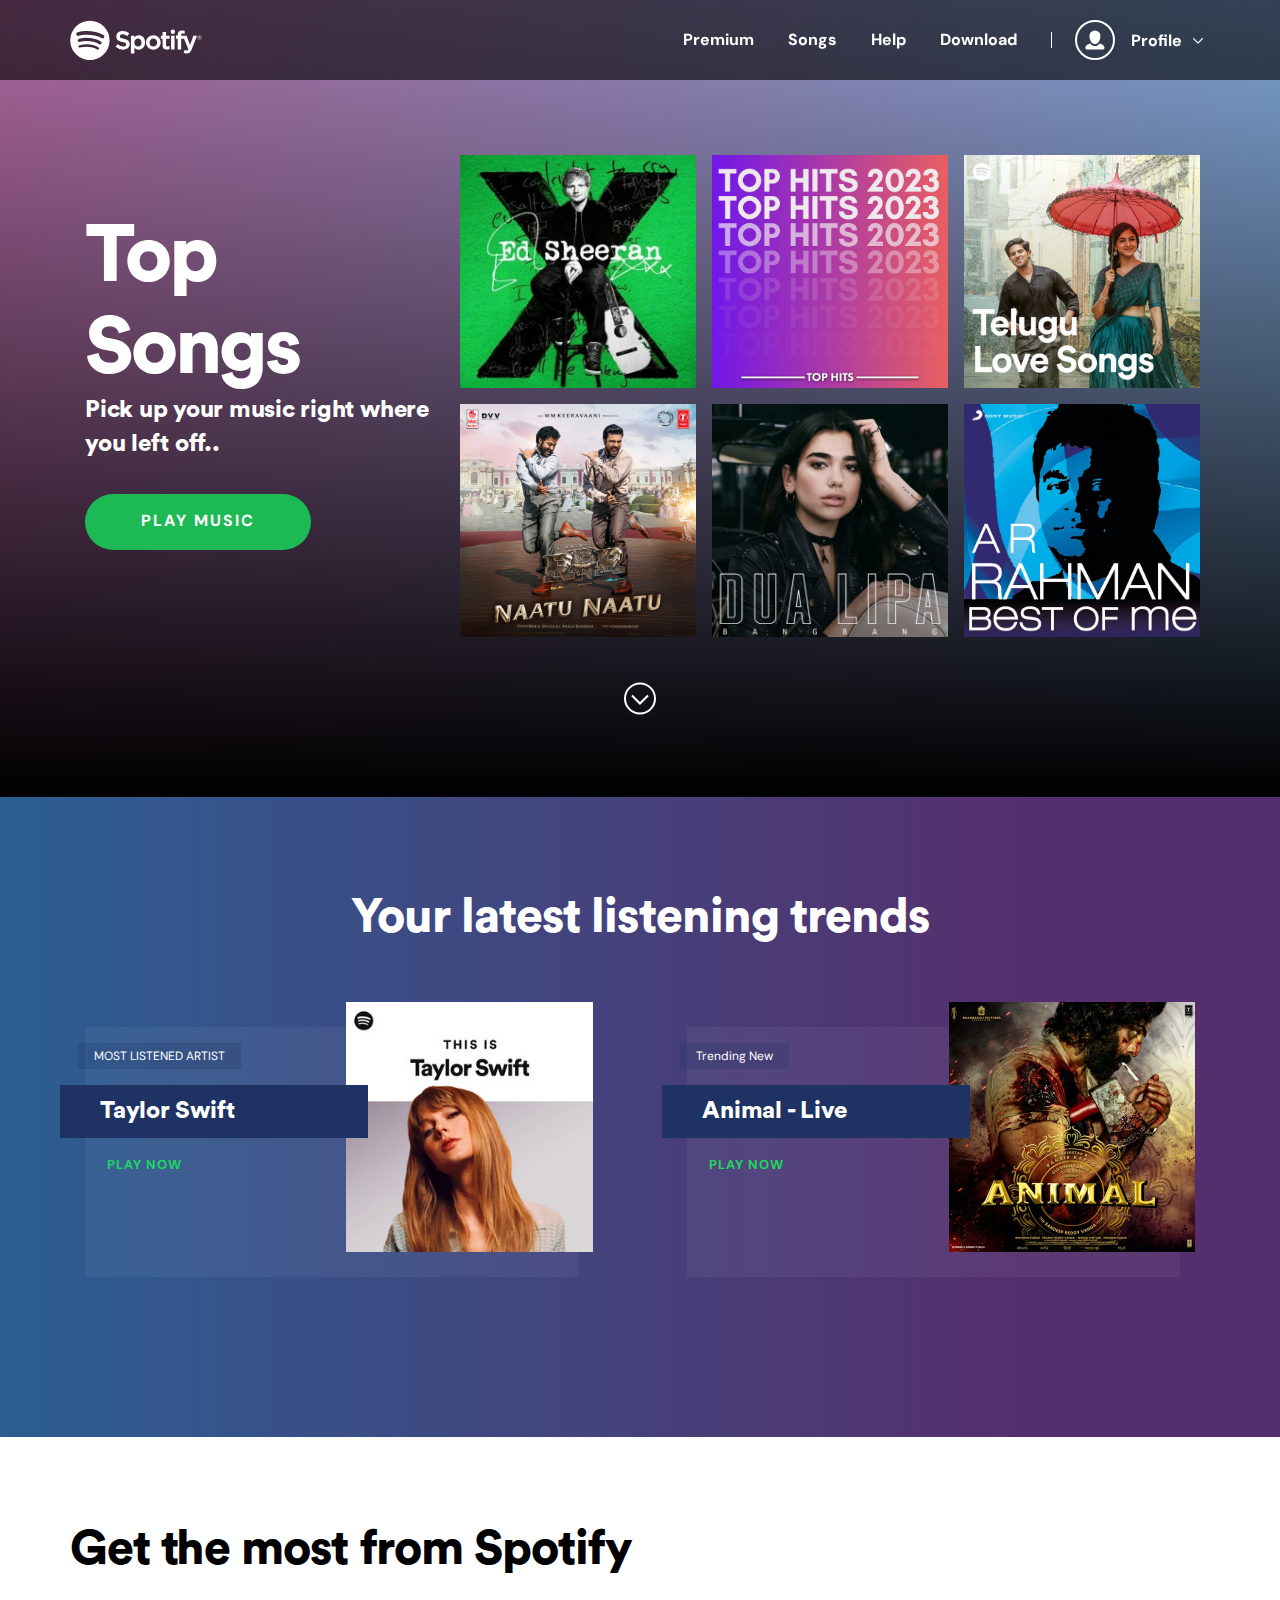
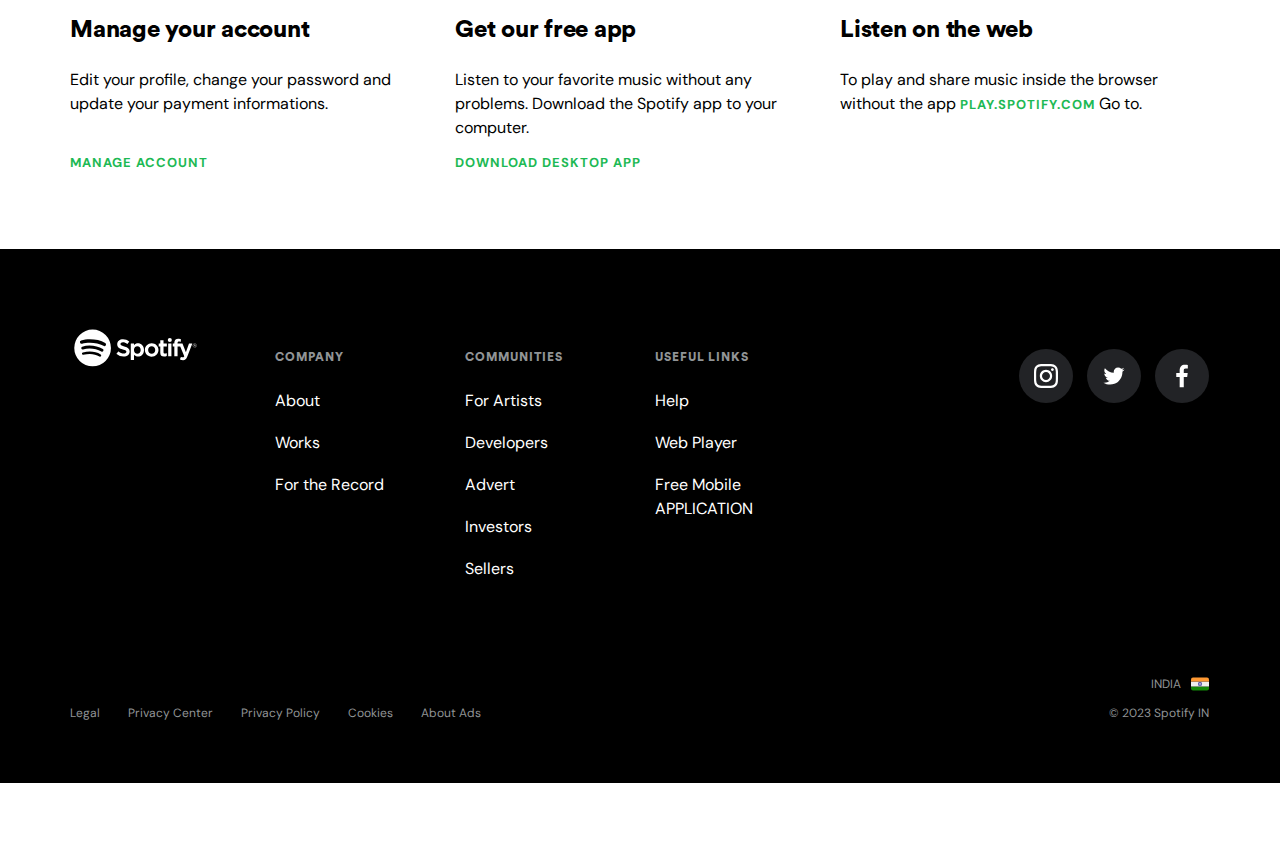
<file: index.html>
<!DOCTYPE html>
<html lang="en">
	<head>
		<meta charset="UTF-8" />
		<meta name="viewport" content="width=device-width, initial-scale=1.0" />
		<link rel="stylesheet" href="./css/main.css" />
		<link rel="stylesheet" href="./css/fonts.css" />
		<link rel="stylesheet" href="./css/animation.css">
		<link rel="stylesheet" href="./css/responsive.css">
		<title>Listening is everything - Spotify</title>
		<link rel="icon" href="https://www.scdn.co/i/_global/favicon.png" />
		<link
			href="https://fonts.googleapis.com/css2?family=DM+Sans:wght@400;500;700&display=swap"
			rel="stylesheet"
		/>
	</head>
	<body>
		<!--Header-->
		<custom-header></custom-header>
		<!--Header-->

		<div class="home_main">
			<div class="hm_gradient-1"></div>
			<div class="hm_gradient-2"></div>
			<div class="container hm_cont">
				<span class="home_text">
					<!-- <small>Recently Songs</small> -->
					<h1 class="">Top Songs</h1>
					<h3>Pick up your music right where you left off..</h3>
					<!-- <a class="green_btn" role="button" href="https://spotify-clone-oguz3.web.app/">Play music</a> -->
					<a class="green_btn" role="button" href="Spotify-songs/songs.html">Play music</a>
                </span>
                <span class="home_cards">
                    <div class="hm_card opacity_anim">
                        <div class="box">
                            <img src="./assets/b3.jpg" alt="">
                        </div>
                        <div class="box_details">
							<div class="play-icon">
								<a href="Spotify-songs/songs.html">
									<!-- <svg id="album-play" viewBox="0 0 25.4 25.4">
										<path fill="#ffffff" d="M12.7,25.4A12.7,12.7,0,1,1,25.4,12.7,12.71,12.71,0,0,1,12.7,25.4Zm0-24A11.3,11.3,0,1,0,24,12.7,11.31,11.31,0,0,0,12.7,1.4Z"></path>
										<path fill="#ffffff" d="M11,16.47,17,13a.34.34,0,0,0,0-.59L11,8.93a.34.34,0,0,0-.51.29v7A.34.34,0,0,0,11,16.47Z"></path>
										<path fill="#ffffff" d="M12.7,25.4A12.7,12.7,0,1,1,25.4,12.7,12.71,12.71,0,0,1,12.7,25.4Zm0-24A11.3,11.3,0,1,0,24,12.7,11.31,11.31,0,0,0,12.7,1.4Z"></path>
										<path fill="#ffffff" d="M11,16.47,17,13a.34.34,0,0,0,0-.59L11,8.93a.34.34,0,0,0-.51.29v7A.34.34,0,0,0,11,16.47Z"></path>
									</svg> -->
								</a>
							</div>
							<h2>Ed sheeran</h2>
						</div>
                    </div>
                    <div class="hm_card opacity_anim-1d">
                        <div class="box">
                            <img src="./assets/b1.jfif" alt="">
                        </div>
                        <div class="box_details">
							<div class="play-icon">
								<a href="Spotify-songs/songs.html">
									<!-- <svg id="album-play" viewBox="0 0 25.4 25.4">
										<path fill="#ffffff" d="M12.7,25.4A12.7,12.7,0,1,1,25.4,12.7,12.71,12.71,0,0,1,12.7,25.4Zm0-24A11.3,11.3,0,1,0,24,12.7,11.31,11.31,0,0,0,12.7,1.4Z"></path>
										<path fill="#ffffff" d="M11,16.47,17,13a.34.34,0,0,0,0-.59L11,8.93a.34.34,0,0,0-.51.29v7A.34.34,0,0,0,11,16.47Z"></path>
										<path fill="#ffffff" d="M12.7,25.4A12.7,12.7,0,1,1,25.4,12.7,12.71,12.71,0,0,1,12.7,25.4Zm0-24A11.3,11.3,0,1,0,24,12.7,11.31,11.31,0,0,0,12.7,1.4Z"></path>
										<path fill="#ffffff" d="M11,16.47,17,13a.34.34,0,0,0,0-.59L11,8.93a.34.34,0,0,0-.51.29v7A.34.34,0,0,0,11,16.47Z"></path>
									</svg> -->
								</a>
							</div>
							<h2> Top Songs 2023</h2>
						</div>
                    </div>
                    <div class="hm_card opacity_anim-2d">
                        <div class="box">
                            <img src="./assets/b5.jfif" alt="">
                        </div>
                        <div class="box_details">
							<div class="play-icon">
								<a href="Spotify-songs/songs.html#8">
									<!-- <svg id="album-play" viewBox="0 0 25.4 25.4">
										<path fill="#ffffff" d="M12.7,25.4A12.7,12.7,0,1,1,25.4,12.7,12.71,12.71,0,0,1,12.7,25.4Zm0-24A11.3,11.3,0,1,0,24,12.7,11.31,11.31,0,0,0,12.7,1.4Z"></path>
										<path fill="#ffffff" d="M11,16.47,17,13a.34.34,0,0,0,0-.59L11,8.93a.34.34,0,0,0-.51.29v7A.34.34,0,0,0,11,16.47Z"></path>
										<path fill="#ffffff" d="M12.7,25.4A12.7,12.7,0,1,1,25.4,12.7,12.71,12.71,0,0,1,12.7,25.4Zm0-24A11.3,11.3,0,1,0,24,12.7,11.31,11.31,0,0,0,12.7,1.4Z"></path>
										<path fill="#ffffff" d="M11,16.47,17,13a.34.34,0,0,0,0-.59L11,8.93a.34.34,0,0,0-.51.29v7A.34.34,0,0,0,11,16.47Z"></path>
									</svg> -->
								</a>
							</div>
							<h2>Telugu songs</h2>
						</div>
                    </div>
                    <div class="hm_card opacity_anim">
                        <div class="box">
                            <img src="./assets/b8.jfif" alt="">
                        </div>
                        <div class="box_details">
							<div class="play-icon">
								<a href="https://open.spotify.com/album/1zRi3hQRS6HAUCf84qMnN8">
									<!-- <svg id="album-play" viewBox="0 0 25.4 25.4">
										<path fill="#ffffff" d="M12.7,25.4A12.7,12.7,0,1,1,25.4,12.7,12.71,12.71,0,0,1,12.7,25.4Zm0-24A11.3,11.3,0,1,0,24,12.7,11.31,11.31,0,0,0,12.7,1.4Z"></path>
										<path fill="#ffffff" d="M11,16.47,17,13a.34.34,0,0,0,0-.59L11,8.93a.34.34,0,0,0-.51.29v7A.34.34,0,0,0,11,16.47Z"></path>
										<path fill="#ffffff" d="M12.7,25.4A12.7,12.7,0,1,1,25.4,12.7,12.71,12.71,0,0,1,12.7,25.4Zm0-24A11.3,11.3,0,1,0,24,12.7,11.31,11.31,0,0,0,12.7,1.4Z"></path>
										<path fill="#ffffff" d="M11,16.47,17,13a.34.34,0,0,0,0-.59L11,8.93a.34.34,0,0,0-.51.29v7A.34.34,0,0,0,11,16.47Z"></path>
									</svg> -->
								</a>
							</div>
							<h2>India Rock</h2>
						</div>
                    </div>
                    <div class="hm_card opacity_anim-1d">
                        <div class="box">
                            <img src="./assets/b7.webp" alt="">
                        </div>
                        <div class="box_details">
							<div class="play-icon">
								<a href="https://open.spotify.com/artist/6M2wZ9GZgrQXHCFfjv46we">
									<!-- <svg id="album-play" viewBox="0 0 25.4 25.4">
										<path fill="#ffffff" d="M12.7,25.4A12.7,12.7,0,1,1,25.4,12.7,12.71,12.71,0,0,1,12.7,25.4Zm0-24A11.3,11.3,0,1,0,24,12.7,11.31,11.31,0,0,0,12.7,1.4Z"></path>
										<path fill="#ffffff" d="M11,16.47,17,13a.34.34,0,0,0,0-.59L11,8.93a.34.34,0,0,0-.51.29v7A.34.34,0,0,0,11,16.47Z"></path>
										<path fill="#ffffff" d="M12.7,25.4A12.7,12.7,0,1,1,25.4,12.7,12.71,12.71,0,0,1,12.7,25.4Zm0-24A11.3,11.3,0,1,0,24,12.7,11.31,11.31,0,0,0,12.7,1.4Z"></path>
										<path fill="#ffffff" d="M11,16.47,17,13a.34.34,0,0,0,0-.59L11,8.93a.34.34,0,0,0-.51.29v7A.34.34,0,0,0,11,16.47Z"></path>
									</svg> -->
								</a>
							</div>
							<h2>Dua Lipa</h2>
						</div>
                    </div>
                    <div class="hm_card opacity_anim-2d">
                        <div class="box">
                            <img src="./assets/b4.jfif" alt="">
                        </div>
                        <div class="box_details">
							<div class="play-icon">
								<a href="https://open.spotify.com/artist/1mYsTxnqsietFxj1OgoGbG">
									<!-- <svg id="album-play" viewBox="0 0 25.4 25.4">
										<path fill="#ffffff" d="M12.7,25.4A12.7,12.7,0,1,1,25.4,12.7,12.71,12.71,0,0,1,12.7,25.4Zm0-24A11.3,11.3,0,1,0,24,12.7,11.31,11.31,0,0,0,12.7,1.4Z"></path>
										<path fill="#ffffff" d="M11,16.47,17,13a.34.34,0,0,0,0-.59L11,8.93a.34.34,0,0,0-.51.29v7A.34.34,0,0,0,11,16.47Z"></path>
										<path fill="#ffffff" d="M12.7,25.4A12.7,12.7,0,1,1,25.4,12.7,12.71,12.71,0,0,1,12.7,25.4Zm0-24A11.3,11.3,0,1,0,24,12.7,11.31,11.31,0,0,0,12.7,1.4Z"></path>
										<path fill="#ffffff" d="M11,16.47,17,13a.34.34,0,0,0,0-.59L11,8.93a.34.34,0,0,0-.51.29v7A.34.34,0,0,0,11,16.47Z"></path>
									</svg> -->
								</a>
							</div>
							<h2>Love Songs</h2>
						</div>
                    </div>
                </span>
            </div>
            <div class="container">
                <div class="arrow-scroll-down slide-top">
                    <a href="#last_listen">
						<svg id="arrow-scroll-down" viewBox="0 0 32 32">
							<polygon fill="#ffffff" points="15.98 22.43 7.28 13.73 8.7 12.32 15.98 19.6 23.28 12.3 24.7 13.72 15.98 22.43"></polygon>
							<path fill="#ffffff" d="M16,32A16,16,0,1,1,32,16,16,16,0,0,1,16,32ZM16,2A14,14,0,1,0,30,16,14,14,0,0,0,16,2Z"></path>
						</svg>
					</a>
                </div>
            </div>
        </div>
        
        <div id="last_listen" class="last_listen">
            <div class="container">
                <h1>
Your latest listening trends</h1>
                <div class="ll_row">
                    <span >
                        <div class="ll_card">
                            <span class="txt">
                                <h5>MOST LISTENED ARTIST</h5>
                                <h2>Taylor Swift</h2>
                                <a href="Spotify-songs/songs.html">PLAY NOW</a>
                            </span>
                            <span class="img">
                                <img src="./assets/b2.png" alt="">
                            </span>
                            <span class="bg_filt"></span>
                        </div>
                    </span>
                    <span >
                        <div class="ll_card">
                            <span class="txt">
                                <h5>Trending New</h5>
                                <h2>Animal - Live</h2>
                                <a href="Spotify-songs/songs.html">PLAY NOW</a>
                            </span>
                            <span class="img">
                                <img src="./assets/b9.jpg" alt="">
                            </span>
                            <span class="bg_filt"></span>
                        </div>
                    </span>
                </div>
            </div>
		</div>
		
		<div class="home_links">
			<div class="container">
				<h1 class="title-1">Get the most from Spotify</h1>
			</div>
			<div class="container links">
				<div class="account_link">
					<h3 class="subtitle-1">Manage your account</h3>
					<p class="parag-1">Edit your profile, change your password and update your payment informations.</p>
					<a class="a_link" href="">MANAGE ACCOUNT</a>
				</div>
				<div class="app_link">
					<h3 class="subtitle-1">Get our free app</h3>
					<p class="parag-1">Listen to your favorite music without any problems. Download the Spotify app to your computer.</p>
					<a class="a_link" href="">DOWNLOAD DESKTOP APP</a>
				</div>
				<div class="web_link">
					<h3 class="subtitle-1">Listen on the web</h3>
					<p class="parag-1">To play and share music inside the browser without the app <a class="a_link" href="">play.spotify.com</a> Go to.</p>
					<!-- <a class="a_link" href="https://spotify-clone-oguz3.web.app/">play music</a> -->
				</div>
			</div>
		</div>

		<!--Footer-->
		<custom-footer></custom-footer>
		<!--Footer-->

		<div id="opacity" class="opacity"></div>
		<script src="./component/header.js"></script>
		<script src="./component/footer.js"></script>
		<script src="./js/main.js"></script>
	</body>
</html>
</file>
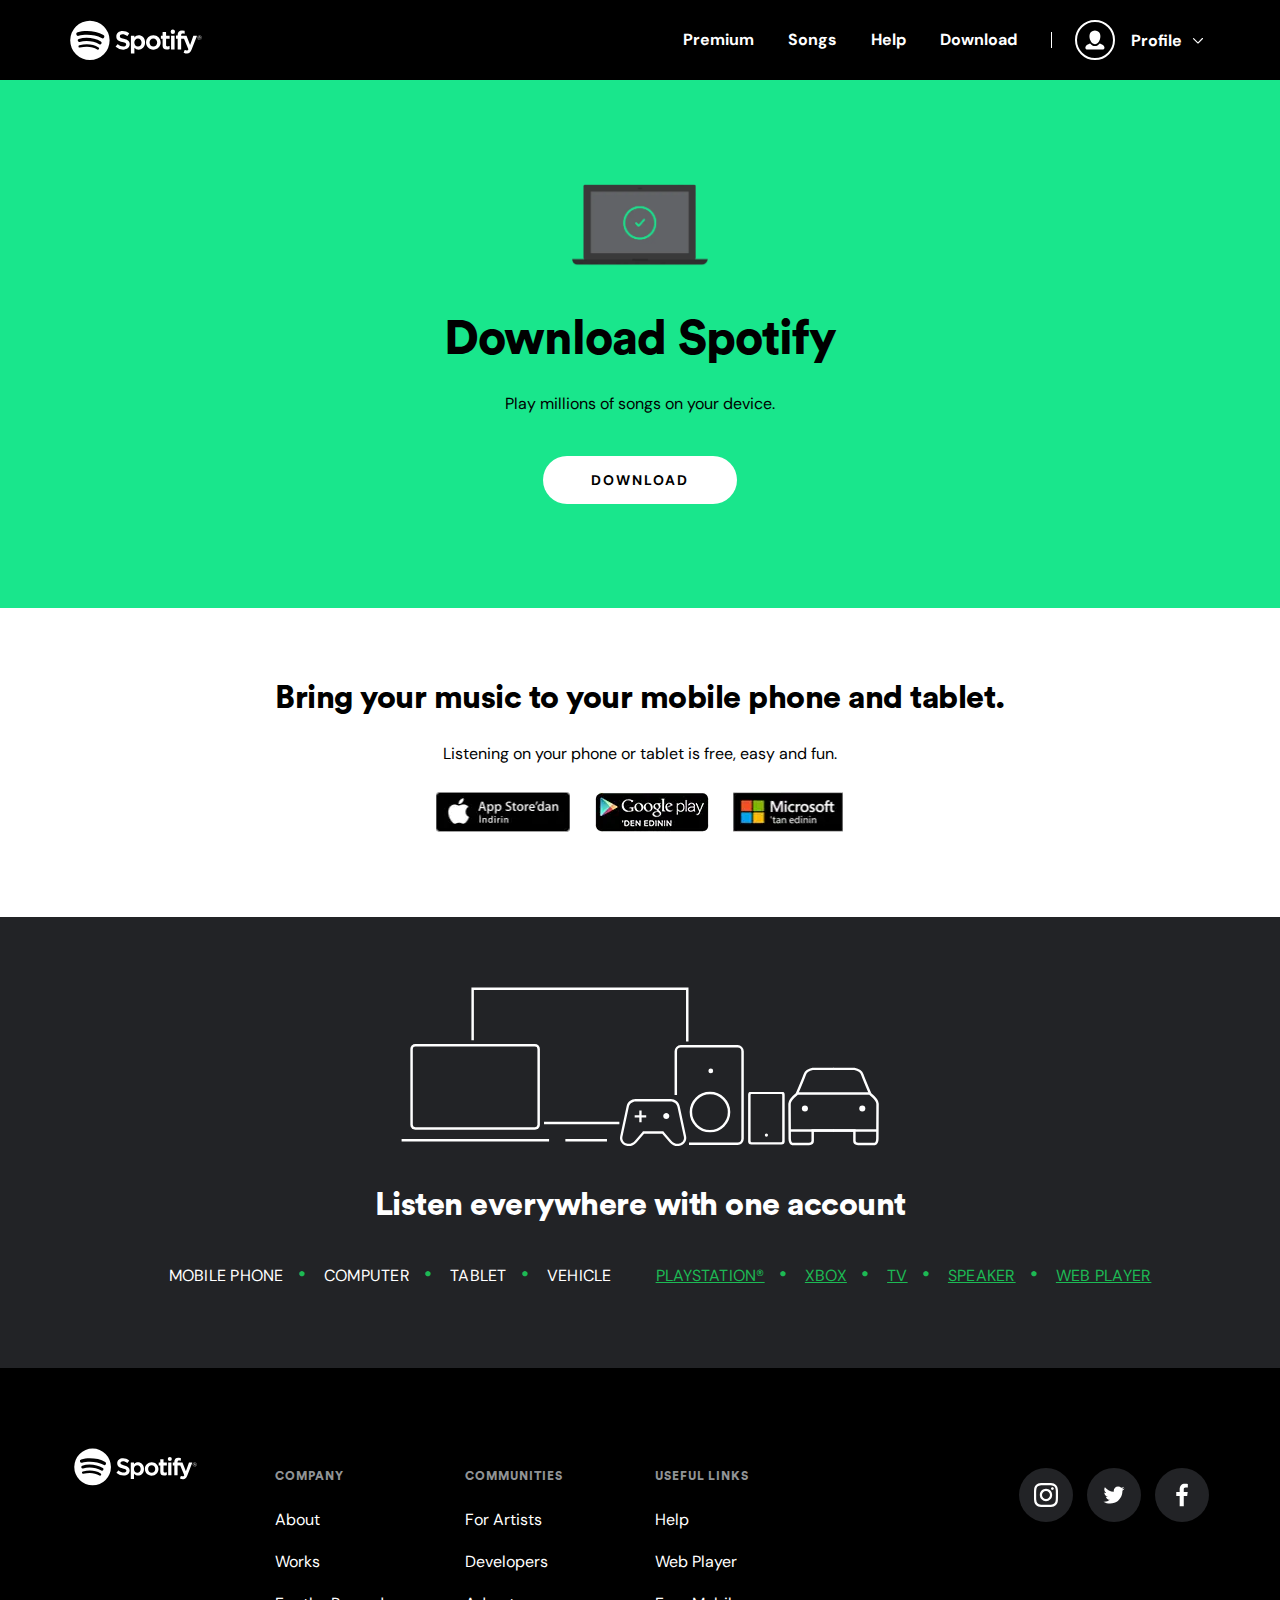
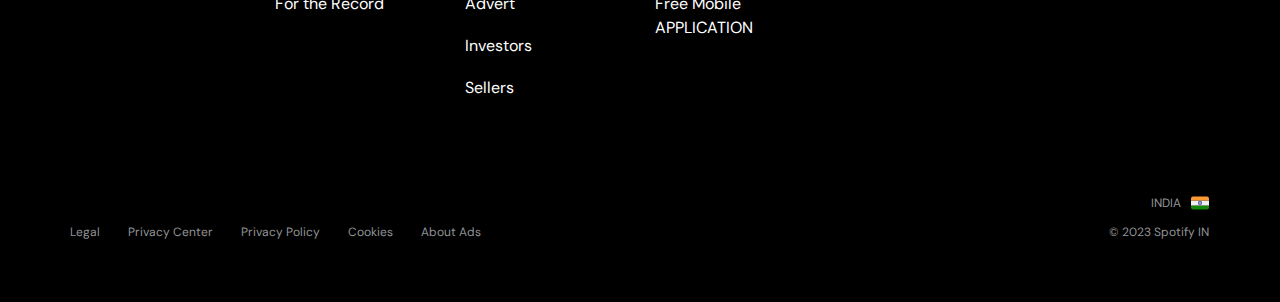
<file: download.html>
<!DOCTYPE html>
<html lang="en">
	<head>
		<meta charset="UTF-8" />
		<meta name="viewport" content="width=device-width, initial-scale=1.0" />
		<link rel="stylesheet" href="./css/main.css" />
		<link rel="stylesheet" href="./css/fonts.css" />
		<link rel="stylesheet" href="./css/animation.css">
		<link rel="stylesheet" href="./css/responsive.css">
		<title>Download for Windows - Spotify</title>
		<link rel="icon" href="https://www.scdn.co/i/_global/favicon.png" />
		<link
			href="https://fonts.googleapis.com/css2?family=DM+Sans:wght@400;500;700&display=swap"
			rel="stylesheet"
		/>
		<style>
			header {
				background-color: black;
				position: relative;
			}
		</style>
	</head>
	<body>
		<!--Header-->
		<custom-header></custom-header>
		<!--Header-->

		<!--Download-->
		<div class="download">
			<div class="container">
				<img src="./assets/laptop.webp" alt="">
				<h1 class="title-1">Download Spotify</h1>
				<p>Play millions of songs on your device.</p>
				<a class="black_btn" href="#">DOWNLOAD</a>
			</div>
		</div>
		<!--Download-->

		<!--Phone & Tablet-->
		<div class="phoneNtablet">
			<div class="container">
				<h3 class="title-1">Bring your music to your mobile phone and tablet.</h3>
				<p>Listening on your phone or tablet is free, easy and fun.</p>
				<div class="storebox">
					<a href=""><img src="./assets/appstore.webp" alt=""></a>
					<a href=""><img src="./assets/googleplay.webp" alt=""></a>
					<a href=""><img src="./assets/microsoft.webp" alt=""></a>
				</div>
			</div>
		</div>
		<!--Phone & Tablet-->

		<!--Everywhere-->
		<div class="Everywhere">
			<div class="container">
				<img src="./assets/all-devices.svg" alt="">
				<h3 class="title-1">Listen everywhere with one account</h3>
<ul class="platform_name">
<li>MOBILE PHONE</li>
<li>COMPUTER</li>
<li>TABLET</li>
<li>VEHICLE</li>
</ul>
<ul class="platform_link">
<li><a href="">PLAYSTATION®</a></li>
<li><a href="">XBOX</a></li>
<li><a href="">TV</a></li>
<li><a href="">SPEAKER</a></li>
<li><a href="">WEB PLAYER</a></li>
</ul>
			</div>
		</div>
		<!--Everywhere-->

		<!--Footer-->
		<custom-footer></custom-footer>
		<!--Footer-->

		<div id="opacity" class="opacity"></div>
		<script src="./component/header.js"></script>
		<script src="./component/footer.js"></script>
		<script src="./js/main.js"></script>
	</body>
</html>
</file>
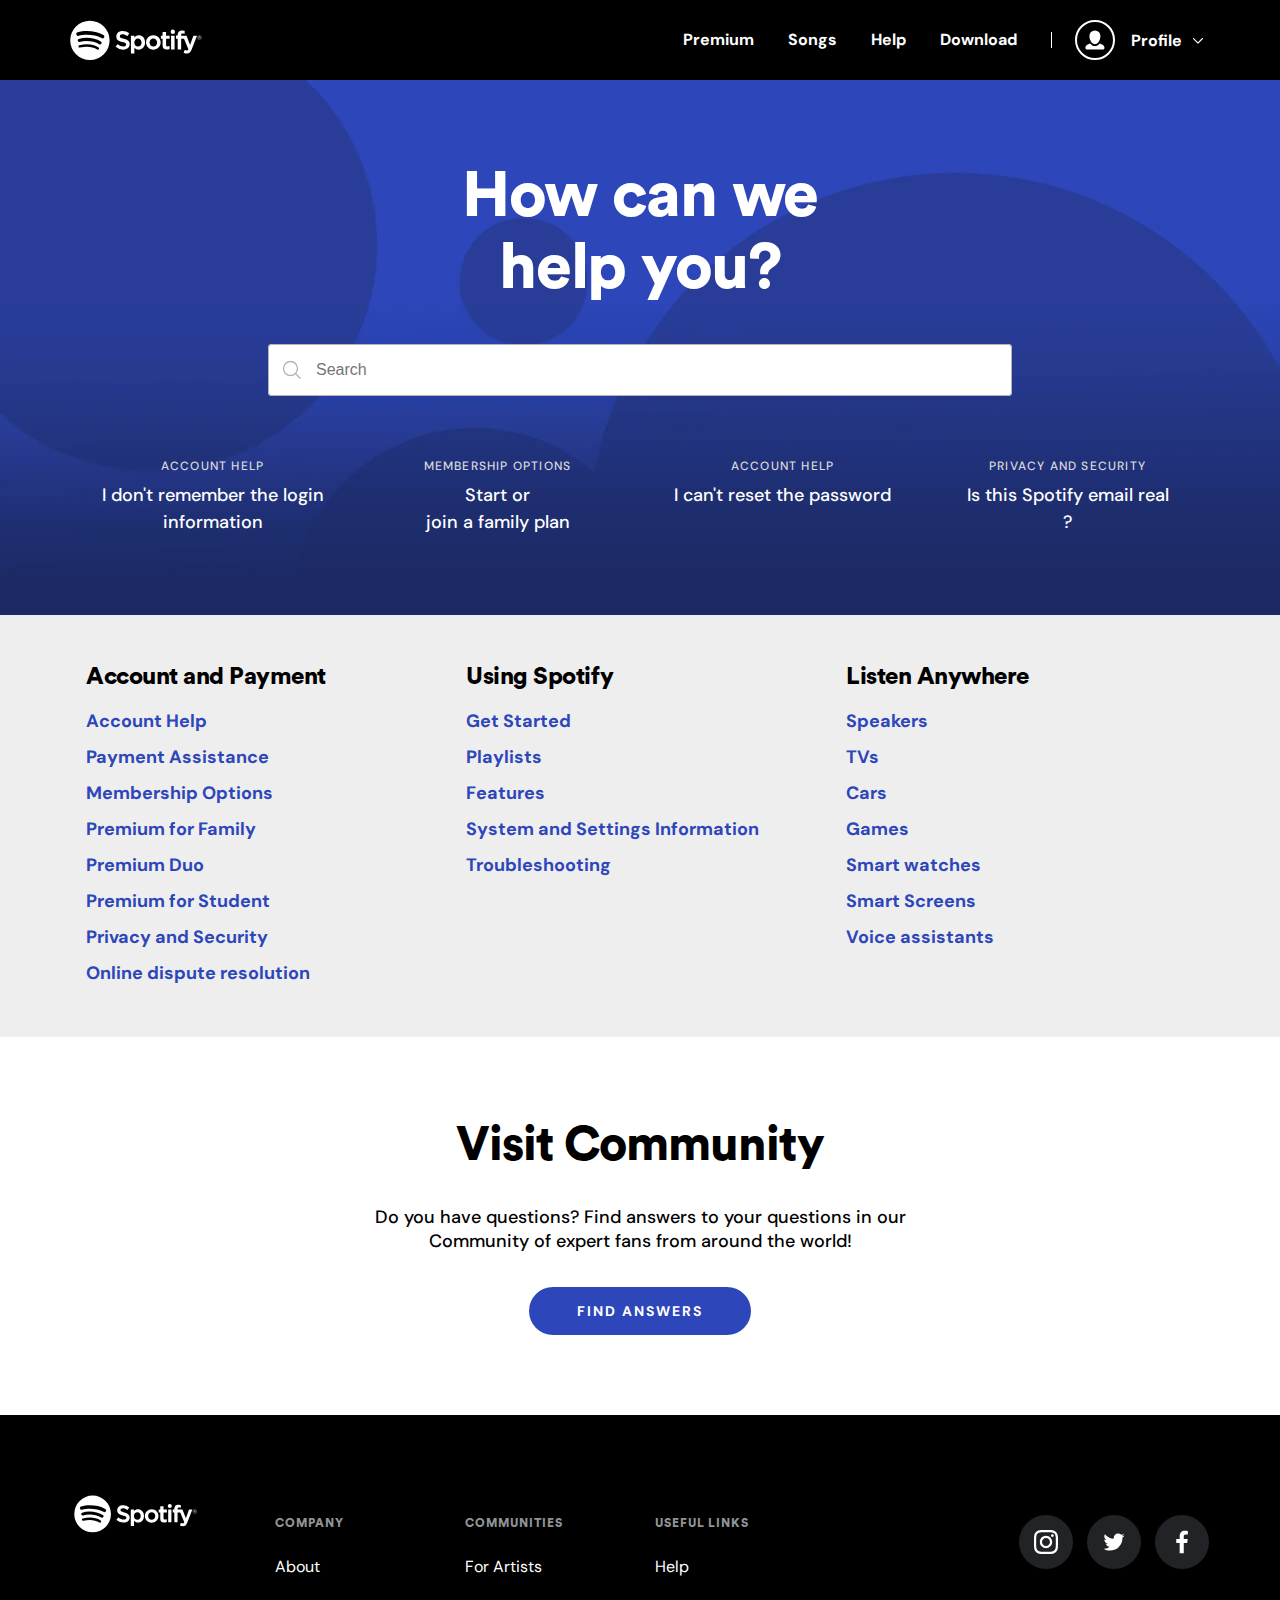
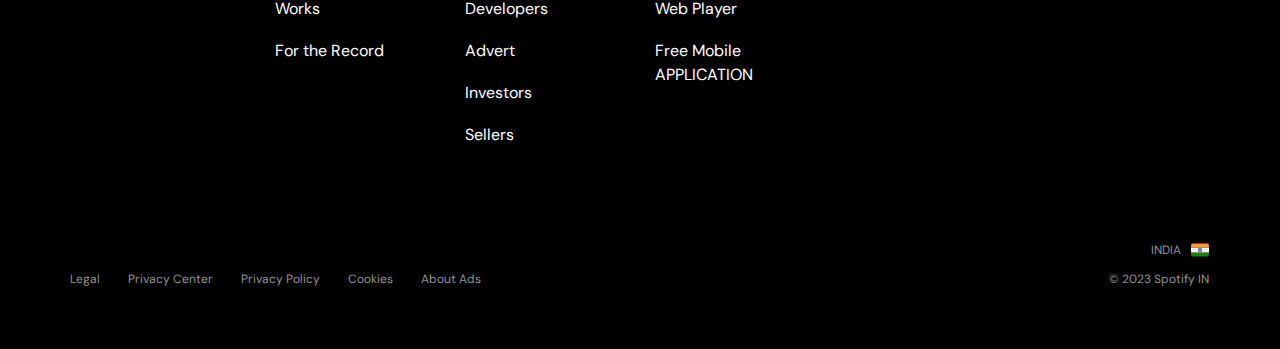
<file: help.html>
<!DOCTYPE html>
<html lang="en">
	<head>
		<meta charset="UTF-8" />
		<meta name="viewport" content="width=device-width, initial-scale=1.0" />
		<link rel="stylesheet" href="./css/main.css" />
		<link rel="stylesheet" href="./css/fonts.css" />
		<link rel="stylesheet" href="./css/animation.css">
		<link rel="stylesheet" href="./css/responsive.css">
		<title>Help - Spotify</title>
		<link rel="icon" href="https://www.scdn.co/i/_global/favicon.png" />
		<link
			href="https://fonts.googleapis.com/css2?family=DM+Sans:wght@400;500;700&display=swap"
			rel="stylesheet"
		/>
		<style>
			header {
				background-color: black;
				position: relative;
			}
		</style>
	</head>
	<body>
		<!--Header-->
		<custom-header></custom-header>
		<!--Header-->

		<!--Search-->
		<div class="Search">
			<div class="container">
				<div class="search-box">
<h1 class="title-1">How can we <br> help you?</h1>
<div class="searchInputBox">
<div class="seacrhIcon">
<svg xmlns="http://www.w3.org/2000/svg" role="img" focusable="false" height="24" width="24" viewBox="0 0 24 24" class=" " aria-label="Search icon">
<line x1="15.54" y1="15.54" x2="20.41" y2="20.41" stroke="#181818"/>
<circle cx="10.5" cy="10.5" r="7" fill="none" stroke="#181818"/>
</svg>
</div>
<input type="text" class="search-input" aria-label="Search" placeholder="Search" autocomplete="off" value="">
</div>
</div>
<div class="top-solution">
<div class="top-solution-inner">
<h3>ACCOUNT HELP</h3>
<a href="">I don't remember the login information</a>
</div>
<div class="top-solution-inner">
<h3>MEMBERSHIP OPTIONS</h3>
<a href="">Start or <br> join a family plan</a>
</div>
<div class="top-solution-inner">
<h3>ACCOUNT HELP</h3>
<a href="">I can't reset the password</a>
</div>
<div class="top-solution-inner">
<h3>PRIVACY AND SECURITY</h3>
<a href="">Is this Spotify email real <br>?</a>
</div>
</div>
</div>
</div>
<!--Search-->

<!--Links-->
<div class="Help-links">
<div class="container">
<div class="links_boxs">
<div class="link_box">
<h3 class="title-1 collapsible">Account and Payment</h3>
<span>
<a href="">Account Help</a>
<a href="">Payment Assistance</a>
<a href="">Membership Options</a>
<a href="">Premium for Family</a>
<a href="">Premium Duo</a>
<a href="">Premium for Student</a>
<a href="">Privacy and Security</a>
<a href="">Online dispute resolution</a>
</span>
</div>
<div class="link_box">
<h3 class="title-1 collapsible">Using Spotify</h3>
<span>
<a href="">Get Started</a>
<a href="">Playlists</a>
<a href="">Features</a>
<a href="">System and Settings Information</a>
<a href="">Troubleshooting</a>
</span>
</div>
<div class="link_box">
<h3 class="title-1 collapsible">Listen Anywhere</h3>
<span>
<a href="">Speakers</a>
<a href="">TVs</a>
<a href="">Cars</a>
<a href="">Games</a>
<a href="">Smart watches</a>
<a href="">Smart Screens</a>
<a href="">Voice assistants</a>
</span>
</div>
</div>
</div>
</div>
<!--Links-->

<!--Visit Community-->
<div class="visitCommunity">
<div class="container">
<h1 class="title-1">Visit Community</h1>
<p>Do you have questions? Find answers to your questions in our Community of expert fans from around the world!</p>
<a class="black_btn" href="#">Find Answers</a>
</div>
</div>
		<!--Visit Community-->

		<!--Footer-->
		<custom-footer></custom-footer>
		<!--Footer-->

		<div id="opacity" class="opacity"></div>
		<script src="./component/header.js"></script>
		<script src="./component/footer.js"></script>
		<script src="./js/main.js"></script>
		<script>
			var coll = document.getElementsByClassName("collapsible");
			var i;
			
			for (i = 0; i < coll.length; i++) {
			  coll[i].addEventListener("click", function() {
				this.classList.toggle("active");
				var content = this.nextElementSibling;
				if (content.style.maxHeight){
				  content.style.maxHeight = null;
				} else {
				  content.style.maxHeight = content.scrollHeight + "px";
				} 
			  });
			}
		</script>
	</body>
</html>
</file>
<file: css/main.css>
:root {
    --fadednav: rgba(0, 0, 0, 0.6);
	--black: #000;
	--white: #fff;
    --faded: #d9dadc;
    --linkgreen: #1DB954;
    --hvrgreen: #1ed760;
    --homebgcolor:#2D46B9;
    --secondary: #919496;
    --premiumblue: #1d75de;
}
html{
    scroll-behavior: smooth;
}
* {
	-webkit-box-sizing: border-box;
	box-sizing: border-box;
}
body {
	margin: 0;
}
.container {
	width: 1170px;
	margin: 0 auto;
	padding: 0 15px;
}
.opacity{
    position: absolute;
    width: 100%;
    height: 100vh;
    top: 0;
    left: 0;
    z-index: -1;
}
.opacity.opa {
    background-color: var(--fadednav);
    z-index: 8;
    overflow-x: hidden;
}
body.opa{
    overflow-y: hidden;
}
/*
    Header
*/
header {
    background-color: var(--fadednav);
    position: fixed;
    right: 0;
    left: 0;
    top: 0;
    z-index: 9;
    transition: .4s;
}
.header {
	display: grid;
	grid-template-columns: 150px auto;
	align-items: center;
    height: 80px;
}
.navigation ul {
	padding: 0px;
	margin: 0px;
	width: fit-content;
	margin-left: auto;
    display: flex;
    align-items: center;
}
.navigation ul li {
    display: inline-block;
    position: relative;
}
.header .logo {
	width: 132px;
	height: 40px;
	display: inline-block;
}
.header .logo svg {
	fill: var(--white);
}
.vertical_separator {
	display: inline-block;
	height: 16px;
	width: 1px;
	background-color: var(--white);
	margin: auto 17px;
}
.profile_btn{
    margin-left: 7px;
    background-color: transparent;
    border: none;
    cursor: pointer;
    -webkit-box-align: center;
    -ms-flex-align: center;
    align-items: center;
    text-decoration: none;
    font: inherit;
    font-weight: 700;
    outline: none;
    display: -webkit-box;
    display: -ms-flexbox;
    display: flex;
    margin: 0;
}
.usericon{
    border: 2px solid var(--white);
    margin: auto 6px auto 10px;
    border-radius: 50%;
    -webkit-box-shadow: 0 0 5px 2px rgba(0, 0, 0, 0.1);
    box-shadow: 0 0 5px 2px rgba(0, 0, 0, 0.1);
    width: 40px;
    height: 40px;
    display: inline-block;
}
.profile_btn .usericon{
    display: inline-block;
}
.usericon svg{
    padding: 7px;
    fill: var(--white);
    height: 100%;
    width: 100%;
}
.profile-title{
    margin: auto 0;
    display: inline-block;
}
.profile-title span{
    margin: auto 0 auto 10px;
    display: inline-block;
    color: var(--white);
}
.profile-title svg{
    margin: auto 0 auto 6px;
    fill: var(--white);
    width: 12px;
    height: 12px;
}
.profile_btn:hover .profile-title span{
    color: var(--hvrgreen);
}
.profile_btn:hover .usericon{
    border-color: var(--hvrgreen);
}
.profile_btn:hover .usericon svg,
.profile_btn:hover .profile-title svg{
    fill: var(--hvrgreen);
}
.profileMenu{
    display: none;
    position: absolute;
    top: 100%;
    margin-top: 8px;
    right: -11px;
}
.profileMenu.active{
    display: block !important;
}
.profile-title svg.transform{
    transform: rotateZ(180deg);
}
.profileMenu ul{
    margin: 2px 0 0;
    background-color: var(--white);
    border-radius: 3px;
    -webkit-box-shadow: 0 0 30px 0 rgba(0, 0, 0, 0.2);
    box-shadow: 0 0 30px 0 rgba(0, 0, 0, 0.2);
    padding: 10px 0;
    display: -webkit-box;
    display: -ms-flexbox;
    display: flex;
    -webkit-box-orient: vertical;
    -webkit-box-direction: normal;
    -ms-flex-direction: column;
    flex-direction: column;
    align-items: baseline;
    min-width: 160px;
}
.profileMenu ul:before{
    border-left: 16px solid transparent;
    border-right: 16px solid transparent;
    right: 7px;
    border-bottom: 16px solid var(--white);
    content: "";
    display: block;
    position: absolute;
    width: 0;
    height: 0;
    top: -12px;
}
.profileMenu ul li{
    padding: 0;
    display: block;
    letter-spacing: 0;
}
.profileMenu ul li a{
    padding: 4px 16px 3px;
    display: block;
    line-height: 1.5;
    font-size: 16px;
    font-weight: 700;
    color: var(--black);
    text-align: left;
}
.profileMenu ul li a.faded{
    color: var(--secondary);
}
.profileMenu ul li a:hover{
    color: var(--hvrgreen);
}
.profile_icon-mobile{
    margin-left: auto;
    display: none;
    align-items: center;
}
.container-togg{
	display: none;
    cursor: pointer;
    margin-left: auto;
    position: relative;
    z-index: 99;
}
.usericon {
	display: none;
    cursor: pointer;
    margin-left: auto;
    position: relative;
}
.bar1,
.bar2,
.bar3 {
	width: 22px;
	height: 3px;
	background-color:var(--white);
	margin: 4px 0;
    transition: 0.2s;
    border-radius: 1px;
}
.change .bar1 {
	-webkit-transform: rotate(-45deg) translate(-4px, 2px);
	transform: rotate(-45deg) translate(-4px, 2px);
}
.change .bar2 {
	opacity: 0;
}
.change .bar3 {
	-webkit-transform: rotate(45deg) translate(-7px, -7px);
	transform: rotate(45deg) translate(-7px, -7px);
}
.sidenav {
	height: 100%;
	width: 0;
	position: fixed;
	z-index: 9;
	top: 0;
	right: 0;
	background-color: var(--black);
	overflow-x: hidden;
    transition: 0.25s;
    transition-timing-function: ease-in;
    opacity: 0;
    border-width: 0;
    margin: 0;
    padding: 38px 0px 38px 0px;
    max-width: 100vw !important;
}
.sidenav ul{
    margin: 0;
    padding: 0;
    display: inline;
    list-style: none;
}
.sidenav ul li{
    margin: 0;
    display: block;
}
.sidenav .h_separator{
    margin: 18px 0 40px;
    height: 2px;
    width: 20px;
    background-color: var(--white);
}
.sidenav-logo{
    display: inline-block;
    height: 27px;
    width: 89px;
    position: absolute;
    bottom: 38px;
    left: 38px;
}
.sidenav-logo svg{
    fill: var(--white);
}
.sidenav.open {
    width: 447px !important;
    opacity: 1 !important;
    padding: 38px !important;
}
/*
    Header
*/

.home_main{
    width: 100%;
    position: relative;
    overflow: hidden;
    margin-top: -80px;
}
.hm_gradient-1{
    width: 100%;
    height: 100%;
    position: absolute;
    background-color: #509BF5;
    background-image: -webkit-gradient(linear, left top, right top, from(#c074b2), to(#8ab5e8));
    background-image: linear-gradient(90deg, #c074b2, #8ab5e8);
}
.hm_gradient-2{
    width: 100%;
    height: 100%;
    position: absolute;
    background-image: -webkit-gradient(linear, left top, left bottom, from(transparent), to(#000));
    background-image: linear-gradient(transparent, #000);
}
.hm_cont{
    display: grid;
    grid-template-columns: 4fr 8fr;
    margin-top: 235px;
    position: relative;
}
.home_text{
    display: flex;
    flex-direction: column;
    align-self: center;
    align-items: baseline;
    padding-left: 15px;
    padding-right: 15px;
}
.green_btn{
    display: inline-block;
    margin: 32px 0;
    font-size: 16px;
    line-height: 1;
    border-radius: 50px;
    padding: 19px 56px 21px;
    color: var(--white);
    background-color: #1DB954;
    transition-duration: .3s;
    border-width: 0;
    letter-spacing: 2px;
    min-width: 160px;
    text-transform: uppercase;
    white-space: normal;
    border-radius: 50px;
    font-weight: 700;
    cursor: pointer;
}
.green_btn:hover{
    background-color: var(--hvrgreen);
}
.black_btn{
    display: inline-block;
    margin: 40px 0;
    font-size: 14px;
    line-height: 1;
    border-radius: 50px;
    padding: 17px 48px;
    color: var(--white);
    background-color: rgb(25, 20, 20);
    border: 2px solid rgb(25, 20, 20) !important;
    transition-duration: .3s;
    border-width: 0;
    letter-spacing: 2px;
    min-width: 160px;
    text-transform: uppercase;
    white-space: normal;
    border-radius: 50px;
    font-weight: 700;
    cursor: pointer;
}
.black_btn:hover{
    transform: scale(1.04);
    background-color: rgb(83, 79, 79);
}
.home_cards{
    display: grid;
    grid-template-columns: 1fr 1fr 1fr;
    grid-template-rows: 233px 233px;
    column-gap: 16px;
    row-gap: 16px;
    padding-left: 10px;
    padding-right: 10px;
    margin: 0px;
}
.hm_card{
    position: relative;
    cursor: pointer;
}
.box img {
    width: 100%;
    height: 233px;
    object-fit: cover;
}
.box_details{
    position: absolute;
    top: 0;
    left: 0;
    width: 100%;
    height: 100%;
    z-index: 1;
    display: flex;
    flex-direction: column;
    align-items: center;
    justify-content: center;
    transition: all 0.2s ease-in-out;
    background: rgba(0, 0, 0, 0.8);
    opacity: 0;
}
.play-icon{
    width: 25px;
    height: 25px;
}
.hm_card:hover .box_details{
    opacity: 1;
}
.arrow-scroll-down{
    width: 32px;
    height: 43px;
    display: block;
    margin: 0 auto;
    padding-top: 40px;
    padding-bottom: 120px;
}
.arrow-scroll-down svg{
    fill: #fff;
    width: 32px;
    height: 43px;
    position: relative;
}
.last_listen{
    background-color: #1E3264;
    background-image: -webkit-gradient(linear, left top, right top, from(#2c5e92), color-stop(80%, #552f6d));
    background-image: linear-gradient(90deg, #2c5e92 0%, #552f6d 80%);
}
.last_listen .container{
    padding-top: 60px;
    padding-bottom: 160px;
}
.last_listen .ll_row{
    display: grid;
    grid-template-columns: 45% 45%;
    justify-content: space-between;
    padding-left: 15px;
    padding-right: 30px;
}
.last_listen .ll_card{
    display: grid;
    grid-template-columns: 50% 50%;
    grid-template-rows: 250px;
    position: relative;
}
.last_listen .ll_card img{
    width: 100%;
    height: 100%;
    object-fit: cover;
}
.last_listen .ll_card .txt{
    position: relative;
    z-index: 3;
}
.last_listen .ll_card .img{
    position: relative;
    z-index: 2;
    position: relative;
    left: 15px;
    bottom: 25px;
}
.last_listen .bg_filt{
    position: absolute;
    z-index: 1;
    width: 100%;
    height: 100%;
    left: 0;
    top: 0;
    background-color: #ffffff;
    opacity: 0.05;
}
.home_links{
    padding-top: 60px;
    padding-bottom: 80px;
}
.home_links .container.links{
    display: grid;
    grid-template-columns: 1fr 1fr 1fr;
    column-gap: 15px;
}
.home_links .account_link,
.home_links .app_link,
.home_links .web_link{
    display: flex;
    flex-direction: column;
}
.home_links .account_link a,
.home_links .app_link a,
.home_links .web_link a{
    margin-top: auto;
}
.premium-head{
    background-color: var(--premiumblue);
    padding-top: 80px;
}
.premium-head .container{
    padding: 141px 15px;
}
.why-premium{
    padding: 75px 0px 110px 0px;
}
.why-cards{
    display: grid;
    grid-template-columns: 1fr 1fr 1fr 1fr;
    column-gap: 15px;
    margin-top: 72px;
}
.premium-plans{
    padding: 75px 0px;

    background: rgb(248, 248, 248);
}
.plans-container{
    display: grid;
    grid-template-columns: 1fr 1fr 1fr 1fr;
    column-gap: 15px;
    margin-top: 75px;
    margin-bottom: 132px;
}
/*Download*/
.download{
    background-color: #19e68c;
    padding: 40px 15px 104px;
}
.download .container{
    text-align: center;
}
.download img{
    width: 136px;
    margin-bottom: 40px;
    margin-top: 64px;
}
.download h1{
    margin: 0;
    padding-bottom: 24px;
}
.download p{
    padding: 0px 0px 1em;
    margin-top: 0px;
    font-size: 16px;
    font-weight: 400;
    line-height: 24px;
    margin-bottom: 24px;
}
.download .black_btn{
    background-color: white;
    color: #000;
    border: 0 !important;
    margin: 0;
    min-width: auto;
}
.phoneNtablet{
    background-color: white;
    padding: 70px 15px;
}
.phoneNtablet .container{
    text-align: center;
}
.phoneNtablet h3{
    font-size: 32px;
    line-height: 40px;
    letter-spacing: -0.5px;
    margin: 0;
    padding: 0px 0px 0.75em;
}
.phoneNtablet p{
    padding: 0px 0px 1em;
    margin-top: 0px;
    margin-bottom: 0px;
    font-size: 16px;
    font-weight: 400;
    line-height: 24px;
}
.phoneNtablet .storebox a{
    display: inline-block;
    margin: 10px;
}
.Everywhere{
    background-color: rgb(34, 35, 38);
    padding: 70px 15px 50px;
}
.Everywhere .container{
    text-align: center;
}
.Everywhere img{
    width: 100%;
    max-width: 560px;
    margin-bottom: 20px;
    padding: 0px 40px;
}
.Everywhere h3{
    font-size: 32px;
    line-height: 40px;
    letter-spacing: -0.5px;
    color: white;
    padding: 0px 0px 0.75em;
    margin-top: 0px;
    margin-bottom: 0px;
}
.Everywhere .platform_name,
.Everywhere .platform_link{
    display: inline-block;
}
.Everywhere .platform_name li,
.Everywhere .platform_link li{
    display: inline-block;
    color: white;
    margin-top: -6px;
    font-size: 16px;
    font-weight: 400;
    line-height: 20px;
    letter-spacing: 0.25px;
    padding-bottom: 1em;
}
.Everywhere .platform_name li:not(:last-child)::after,
.Everywhere .platform_link li:not(:last-child)::after {
    font-size: 22px;
    content: "•";
    padding-left: 14px;
    padding-right: 14px;
    color: rgb(29, 185, 84);
}
.Everywhere .platform_link li a{
    color: rgb(29, 185, 84);
    text-decoration: underline;
}
/*Download*/
/*Help*/
.Search{
    padding: 0 8px 24px;
    background: url(../assets/search-mobile.webp) top/100% no-repeat #1c2963;
}
@media (min-width: 768px){
    .Search{
        background-image: url(../assets/search-desktop.webp);
    }
}
.Search .container{
    text-align: center;
    text-align: -webkit-center;
}
.Search h1{
    padding: 80px 0 40px;
    font-size: 64px;
    line-height: 72px;
    margin: 0;
    color: white;
}
.searchInputBox{
    position: relative;
    width: 744px;
}
.seacrhIcon{
    position: absolute;
    top: 50%;
    transform: translateY(-50%);
    color: rgb(179, 179, 179);
    left: 12px;
    height: 24px;
}
.seacrhIcon svg{
    stroke-width: 1pt;
    color: rgb(179, 179, 179);
}
.seacrhIcon [stroke="#181818"] {
    stroke: currentcolor;
}
.searchInputBox .search-input{
    appearance: none;
    background-image: none;
    border: 0px;
    display: block;
    font-size: 16px;
    font-weight: 400;
    line-height: 24px;
    letter-spacing: 0px;
    width: 100%;
    box-sizing: border-box;
    -webkit-tap-highlight-color: rgba(0, 0, 0, 0);
    margin-top: 0px;
    border-radius: 4px;
    padding: 14px;
    background-color: rgb(255, 255, 255);
    box-shadow: rgb(179 179 179) 0px 0px 0px 1px inset;
    color: rgb(24, 24, 24);
    margin-bottom: 24px;
    padding-left: 48px;
}
.searchInputBox .search-input:focus {
    outline: none;
}
.top-solution{
    display: grid;
    grid-template-columns: 1fr 1fr 1fr 1fr;
    padding: 30px 0 40px;
    text-align: center;
}
.top-solution h3{
    margin: 8px 0;
    padding: 0;
    text-transform: uppercase;
    font-weight: 500;
    font-size: 12px;
    letter-spacing: .1em;
    color: rgb(217, 217, 217);
}
.top-solution a{
    display: block;
    color: #fff;
    text-decoration: none;
    margin-bottom: 15px;
    font-size: 18px;
    font-weight: 500;
    line-height: 1.5;
}
.Help-links{
    background-color: #eee;
    padding: 30px 0 40px;
}
.links_boxs{
    display: grid;
    grid-template-columns: 1fr 1fr 1fr;
}
.link_box h3{
    font-size: 24px;
    line-height: 32px;
    padding: 16px;
    margin: 0;
}
.link_box span{
    padding: 0 16px;
    display: block;
}
.link_box a{
    display: block;
    color: #2d46b9;
    text-decoration: none;
    padding-bottom: 12px;
    font-size: 18px;
    font-weight: 700;
}
.visitCommunity{
    padding: 80px 16px;
}
.visitCommunity .container{
    text-align: center;
}
.visitCommunity h1{
    font-size: 48px;
    line-height: 56px;
    padding: 0px 0px 0.67em;
    margin-top: 0px;
    margin-bottom: 0px;
}
.visitCommunity p{
    max-width: 600px;
    margin: 0 auto 16px;
    font-size: 18px;
    padding: 0px 0px 1em;
    font-weight: 500;
}
.visitCommunity .black_btn{
    background-color: rgb(45, 70, 185);
    border: 0px !important;
    min-width: 0px;
    margin: 0px;
}
/*Help*/
/*
    Footer
*/
footer{
    padding: 80px 0 50px;
    background-color: var(--black);
}
footer .logo { 
    grid-area: logo;
}
footer .logo svg{ 
    width: 100%;
    max-width: 131px;
    height: 39px;
    fill: var(--white);
}
footer .footer-nav { 
    grid-area: footer-nav; 
    display: grid;
    grid-template-columns: 1fr 1fr 1fr;
}
.footer-nav .fn-left,
.footer-nav .fn-mid,
.footer-nav .fn-right{
    padding: 0 15px;
    margin: 0;
}
footer .social { grid-area: social; }
footer .social ul{
    margin: 20px 0 0;
    padding: 0;
    width: fit-content;
    margin-left: auto;
}
footer .social ul li{
    display: inline-block;
}
footer .social ul li.center{
    margin-left: 10px;
    margin-right: 10px;
}
footer .social ul li a{
    width: 54px;
    height: 54px;
    border-radius: 50%;
    background-color: #222326;
    display: -webkit-inline-box;
    display: -ms-inline-flexbox;
    display: inline-flex;
    -webkit-box-align: center;
    -ms-flex-align: center;
    align-items: center;
    -webkit-box-pack: center;
    -ms-flex-pack: center;
    justify-content: center;
    overflow: hidden;
}
footer .social ul li a span {
    display: block;
    width: 24px;
    height: 24px;
}
footer .social .insta{
    background: no-repeat url(../assets/insta.svg), white;
}
footer .social .twitter{
    background: no-repeat url(../assets/twitter.svg), white;
}
footer .social .face{
    background: no-repeat url(../assets/face.svg), white;
}
footer .social ul li a:hover .insta{
    background: no-repeat url(../assets/insta.svg), var(--hvrgreen);
}
footer .social ul li a:hover .twitter{
    background: no-repeat url(../assets/twitter.svg), var(--hvrgreen);
}
footer .social ul li a:hover .face{
    background: no-repeat url(../assets/face.svg), var(--hvrgreen);
}
footer .tr { 
    grid-area: tr;
    margin: 0;
    display: flex;
    -webkit-box-pack: end;
    -ms-flex-pack: end;
    justify-content: flex-end;
}
footer .tr a{
    padding: 0;
    display: -webkit-box;
    display: -ms-flexbox;
    display: flex;
    -ms-flex-negative: 0;
    flex-shrink: 0;
    -webkit-box-align: center;
    -ms-flex-align: center;
    align-items: center;
    white-space: nowrap;
    font-size: 10px;
    text-decoration: none;
}
footer .tr img{
    height: 18px;
    margin-left: 10px;
}
footer .footer_bot { 
    grid-area: footer_bot; 
    display: flex;
    width: 100%;
}
footer .footer_bot ul{
    margin: 0 45px 0 0;
    padding: 0;
}
footer .footer_bot span{
    margin: 0 0 0 auto;
    padding: 1em 0;
}
footer .footer_bot ul li{
    list-style: none;
    display: inline-block;
    line-height: normal;
    letter-spacing: 0;
    padding: 0;
    margin-right: 24px;
}
.footer-cont {
    display: grid;
    width: 100%;
    grid-template-columns: 8.33% 8.33% 8.33% 8.33% 8.33% 8.33% 8.33% 8.33% 8.33% 8.33% 8.33% 8.33%;
    grid-template-rows: 346px auto auto;
    grid-template-areas:
        'logo logo footer-nav footer-nav footer-nav footer-nav footer-nav footer-nav social social social social'
        'tr tr tr tr tr tr tr tr tr tr tr tr'
        'footer_bot footer_bot footer_bot footer_bot footer_bot footer_bot footer_bot footer_bot footer_bot footer_bot footer_bot footer_bot';
}
/*
    Footer
*/
</file>
<file: css/fonts.css>
@font-face {
    font-family: 'circular-black';
    src: url('../assets/CircularStd-Black.otf'); 
} 
body{
    font-family: "DM Sans", sans-serif;
}
a{
    text-decoration: none;
}
.title-1{
    margin-top: 24px;
    margin-bottom: 12px;
    font-size: 48px;
    font-weight: 900;
    letter-spacing: -0.02em;
    line-height: 1.2;
    color: var(--black);
    font-family: circular-black, Helvetica, Arial, sans-serif;
}
.title-2{
    margin-top: 30px;
    margin-bottom: 0px;
    font-size: 30px;
    font-weight: 600;
    letter-spacing: -0.25px;
    line-height: 1.5;
    color: var(--white);
}
.subtitle-1{
    font-size: 24px;
    letter-spacing: -0.01em;
    font-weight: 900;
    line-height: 1.4;
    margin-top: 24px;
    margin-bottom: 12px;
    color: var(--black);
    font-family: circular-black, Helvetica, Arial, sans-serif;
}
.parag-1{
    margin: .5em 0 1em;
    font-size: 16px;
    line-height: 1.5;
    font-weight: 400;
    color: var(--black);
}
.a_link{
    font-size: 13px;
    line-height: 1;
    font-weight: 700;
    color: var(--linkgreen);
    text-decoration: none;
    transition-duration: 0.3s;
    letter-spacing: 1px;
    text-transform: uppercase;
    white-space: normal;
}
.a_link:hover, .a_link:focus {
    color: var(--hvrgreen);
    text-decoration: none;
}
/*
    Nav fonts
*/
.navigation-link{
    padding: 0px 17px;
    font-weight: 700;
    font-size: 16px;
    line-height: 24px;
    color: var(--white);
}
.navigation-link.son{
    padding-right: 0px;
}
.navigation-link.faded{
    color: var(--faded);
}
.navigation-link:hover{
    color: var(--hvrgreen);
}
.sidenav .sidenav-link{
    cursor: pointer;
    padding: 0 0 25px;
    display: block;
    line-height: 1;
    font-weight: 700;
    font-size: 34px;
    color: var(--white);
}
.sidenav .sidenav-link.light{
    font-weight: 400;
    font-size: 26px;
}
.sidenav .sidenav-link:hover{
    color: var(--hvrgreen);
}
/*
    Nav fonts
*/

.hm_cont small{
    font-size: 12px;
    color: var(--white);
    font-weight: 700;
}
.hm_cont h1,
.premium-head h1{
    font-weight: 900;
    letter-spacing: -0.04em;
    line-height: 1.15;
    font-size: 80px;
    margin-top: 0;
    margin-bottom: 0;
    color: var(--white);
    font-family: circular-black, Helvetica, Arial, sans-serif;
}
.premium-head h1{
    letter-spacing: 0.25px;
}
.hm_cont h3{
    font-size: 24px;
    letter-spacing: -0.01em;
    margin-top: 0;
    margin-bottom: 0;
    font-weight: 900;
    line-height: 1.4;
    color: var(--white);
    font-family: circular-black, Helvetica, Arial, sans-serif;
}
.hm_card .box_details h2{
    font-size: 16px;
    font-weight: 400;
    margin: 16px 0 0;
    letter-spacing: -0.015em;
    line-height: 1.3;
    color: var(--white);
}
.last_listen h1{
    margin-bottom: 80px;
    font-size: 48px;
    font-weight: 900;
    letter-spacing: -0.02em;
    line-height: 1.2;
    color: var(--white);
    font-family: circular-black, Helvetica, Arial, sans-serif;
    text-align: center;
}
.last_listen .ll_card span h5{
    background-color: rgba(30, 50, 100, 0.25);
    padding: 4px 16px;
    display: inline-block;
    margin: 16px 0 16px -7px;
    font-size: 12px;
    line-height: 18px;
    color: var(--white);
    font-weight: 400;
}
.last_listen .ll_card span h2{
    margin: 0px;
    margin-left: -25px;
    width: 125%;
    position: relative;
    z-index: 2;
    background-color: #1E3264;
    padding: 12px 40px;
    font-size: 24px;
    letter-spacing: -0.01em;
    color: var(--white);
    font-family: circular-black, Helvetica, Arial, sans-serif;
}
.last_listen .ll_card span a{
    display: inline-block;
    color: var(--hvrgreen);
    font-size: 13px;
    line-height: 14px;
    font-weight: 700;
    margin-left: 22px;
    margin-top: 20px;
    letter-spacing: 1px;
}
.premium-head p{
    font-size: 12px;
    color: var(--white);
    margin: 0px;
}
.premium-head p small{
    font-size: 12px;
    color: var(--white);
}
.premium-head p small a{
    font-size: 12px;
    line-height: 15px;
    color: var(--white);
    text-decoration: underline;
}
.why-premium h2{
    text-align: center;
}
.why-card h6{
    font-size: 21px;
    padding: 0px;
    line-height: 1.3em;
    font-weight: 700;
    margin: 0 auto 10px auto;
}
.why-card p{
    line-height: 1.5;
    font-size: 16px;
    padding: 0px;
    margin: 0;
    font-weight: 400;
    margin: 0px auto;
}
.plans-text h2{
    font-size: 38px;
    letter-spacing: -1.6px;
    line-height: 1;
    text-align: center;
    margin: 0px;
    padding: 0px;
    font-weight: 900;
    font-family: circular-black, Helvetica, Arial, sans-serif;
}
.plans-text p{
    font-size: 16px;
    font-weight: normal;
    margin: 10px 0px;
    text-align: center;
    padding: 0px;
    line-height: 20px;
    letter-spacing: 0.25px;
}
/*
    Footer
*/
.footer-nav p{
    margin: 20px 0;
    color: var(--secondary);
    font-size: 12px;
    font-weight: 900;
    line-height: 1.4;
    letter-spacing: .08em;
    text-transform: uppercase;
    font-family: circular-black, Helvetica, Arial, sans-serif;
}
.footer-nav .fn-left div,
.footer-nav .fn-mid div,
.footer-nav .fn-right div{
    margin: 0;
}
.footer-nav div a{
    display: inline-block;
    font-size: 16px;
    font-weight: 400;
    line-height: 1.5;
    padding: 3px 0 15px;
    color: var(--white);
}
.footer-nav div a:hover{
    color: var(--hvrgreen);
}
footer .footer_bot ul li a{
    font-size: 12px;
    color: var(--secondary);
    padding: 1em 0;
    display: inline-block;
}
footer .footer_bot ul li a:hover{
    color: var(--hvrgreen);
}
footer .footer_bot span{
    font-size: 12px;
    color: var(--secondary);
}
footer .tr a{
    color: var(--secondary);
    font-size: 12px;
}
footer .tr a:hover{
    color: var(--hvrgreen);
}
/*
    Footer
*/
</file>
<file: css/animation.css>
.opacity_anim {
	-webkit-animation: opacity_anim 0.5s ease-out both;
	animation: opacity_anim 0.5s ease-out both;
}
.opacity_anim-1d {
	-webkit-animation: opacity_anim 0.5s ease-out both;
	animation: opacity_anim 0.5s ease-out both;
	-webkit-animation-delay: 0.2s;
	animation-delay: 0.2s;
}
.opacity_anim-2d {
	-webkit-animation: opacity_anim 0.5s ease-out both;
	animation: opacity_anim 0.5s ease-out both;
	-webkit-animation-delay: 0.5s;
	animation-delay: 0.5s;
}
.slide-top {
	-webkit-animation: slide-top  1s alternate infinite;
	animation: slide-top  1s alternate infinite;
}
/**
 * ----------------------------------------
 * animation opacity_anim
 * ----------------------------------------
 */
@-webkit-keyframes opacity_anim {
	0% {
		opacity: 0;
	}
	100% {
		opacity: 1;
	}
}
@keyframes opacity_anim {
	0% {
		opacity: 0;
	}
	100% {
		opacity: 1;
	}
}

/**
 * ----------------------------------------
 * animation slide-top
 * ----------------------------------------
 */
@-webkit-keyframes slide-top {
	0% {
		-webkit-transform: translateY(0);
		transform: translateY(0);
	}
	100% {
		-webkit-transform: translateY(7px);
		transform: translateY(7px);
	}
}
@keyframes slide-top {
	0% {
		-webkit-transform: translateY(0);
		transform: translateY(0);
	}
	100% {
		-webkit-transform: translateY(7px);
		transform: translateY(7px);
	}
}
</file>
<file: css/responsive.css>
@media screen and (max-width: 1200px) {
	.container {
		width: 970px;
	}
    .Everywhere .platform_name,
    .Everywhere .platform_link{
        display: block;
    }
    .top-solution-inner br{
        display: none;
    }
    .premium-head .container {
        padding: 72px 15px;
    }
}
@media screen and (max-width: 992px) {
	.container {
		max-width: 750px;
		width: 100%;
    }
    header {
        background-color: var(--black);
    }
    .header {
        grid-template-columns: 100px auto;
        height: 54px;
    }
    .header .logo {
        width: 88px;
        height: 28px;
    }
	.navigation {
		display: none;
    }
    .profile_icon-mobile{
        display: flex;
    }
	.container-togg {
		display: inline-block;
    }
    .usericon{
        width: 34px;
        height: 34px;
        display: inline-block;
        margin-right: 15px;
    }
    .hm_cont {
        grid-template-columns: 1fr;
        margin-top: 180px;
    }
    .home_text {
        align-items: center;
    }
    .hm_cont h1 {
        font-size: 64px;
        margin-top: 5px;
    }
    .last_listen .ll_row {
        grid-template-columns: 1fr;
        row-gap: 100px;
        padding-right: 15px;
    }
    .last_listen .ll_card {
        grid-template-rows: 300px;
        grid-template-columns: 55% 45%;
    }
    .last_listen h1 {
        font-size: 40px;
    }
    .last_listen .ll_card span h2 {
        width: 118%;
    }
    .title-1 {
        font-size: 40px;
    }
    .home_links .container.links {
        grid-template-columns: 1fr 1fr;
        row-gap: 15px;
    }
    footer {
        padding: 50px 0 20px;
    }
    .footer-cont {
        display: grid;
        width: 100%;
        grid-template-columns: 100%;
        grid-template-rows: 55px 336px 80px auto auto;
        grid-template-areas:
            'logo'
            'footer-nav'
            'social'
            'tr'
            'footer_bot';
    }
    footer .social ul {
        margin-left: 0;
    }
    footer .logo svg {
        max-width: 89px;
        height: 28px;
    }
    .footer-nav .fn-left, .footer-nav .fn-mid, .footer-nav .fn-right {
        padding: 0;
    }
    footer .social ul li a {
        width: 44px;
        height: 44px;
    }
    .why-cards {
        grid-template-columns: 1fr 1fr;
        row-gap: 50px;
        margin-top: 62px;
    }
    .plans-container {
        grid-template-columns: 1fr 1fr;
        row-gap: 225px;
    }
    .top-solution {
        grid-template-columns: 1fr;
        padding: 20px 0 40px;
        text-align: left;
    }
    .top-solution a {
        margin-bottom: 5px;
    }
    .links_boxs {
        grid-template-columns: 1fr;
    }
    .Help-links {
        background-color: rgb(255, 255, 255);
        padding: 0px;
    }
    .Help-links .container {
        padding: 0;
        max-width: 100%;
    }
    .link_box {
        position: relative;
        border-bottom: 1px solid #c1c3c6;
    }
    .link_box::after {
        content: ">";
        position: absolute;
        top: 21px;
        right: 16px;
    }
    .link_box span {
        max-height: 0;
        overflow: hidden;
        transition: max-height 0.2s ease-out;
        background-color: #eee;
    }
    .link_box span a:first-child{
        padding-top: 16px;
    }
    .link_box h3 {
        font-size: 20px;
        line-height: 28px;
    }
}
@media screen and (max-width: 768px) {
    .Everywhere .platform_name, .Everywhere .platform_link {
        display: flex;
        flex-direction: column;
        padding-inline-start: 0px;
    }
    .Everywhere .platform_name li:not(:last-child)::after, 
    .Everywhere .platform_link li:not(:last-child)::after {
        content: none;
    }
    .download {
        padding: 40px 15px 40px;
    }
    .download img {
        margin-top: 14px;
    }
    .visitCommunity {
        padding: 60px 0px;
    }
    .visitCommunity h1 {
        font-size: 32px;
        line-height: 40px;
    }
    .Search {
        padding: 0;
    }
    .Search h1 {
        padding: 32px 0 32px;
        font-size: 44px;
        line-height: 52px;
    }
    .home_cards {
        grid-template-columns: 1fr 1fr;
        grid-template-rows: auto;
    }
    .box img {
        height: 100%;
    }
	.home_links .container.links {
        grid-template-columns: 1fr;
    }
    .premium-head h1 {
        font-size: 48px;
    }
    .title-2 {
        font-size: 24px;
    }
    .premium-head .black_btn {
        width: 100%;
        text-align: center;
    }
    .title-1 {
        font-size: 32px;
    }
    .why-cards {
        grid-template-columns: 1fr;
        row-gap: 50px;
    }
    .plans-text h2 {
        font-size: 32px;
    }
    .plans-container {
        grid-template-columns: 1fr;
        row-gap: 225px;
    }
    header {
        background-color: var(--black) !important;
    }
    .searchInputBox {
        position: relative;
        width: auto;
    }
}
@media screen and (max-width: 576px) {
    .phoneNtablet h3 {
        font-size: 28px;
        line-height: 36px;
    }
    .Everywhere h3 {
        font-size: 28px;
        line-height: 36px;
    }
    .Search h1 {
        font-size: 36px;
        line-height: 48px;
    }
    .premium-head h1 {
        font-size: 42px;
    }
    .title-2 {
        font-size: 20px;
    }
    .why-premium {
        padding: 35px 0px 50px 0px;
    }
    .plans-container {
        grid-template-columns: 1fr;
        row-gap: 200px;
    }
    .premium-head {
        padding-top: 50px;
    }
    .home_text {
        padding-left: 0px;
        padding-right: 0px;
    }
    .hm_cont h1 {
        font-size: 48px;
    }
    .hm_cont h3 {
        font-size: 20px;
        text-align: center;
    }
    .green_btn {
        margin-top: 20px;
        font-size: 14px;
        padding: 16px 42px;
    }
    .home_cards {
        grid-template-columns: 50% 50% 50% 50% 50% 50%;
        grid-template-rows: auto;
        padding-left: 0px;
        padding-right: 0px;
        margin: 0px;
        overflow-x: scroll;
    }
    .box img {
        width: 100%;
        height: auto;
        object-fit: cover;
    }
    .arrow-scroll-down {
        width: 26px;
        height: 32px;
        padding-top: 10px;
        padding-bottom: 80px;
    }
    .home_links {
        padding-top: 30px;
        padding-bottom: 60px;
    }
    .title-1 {
        font-size: 32px;
    }
    .home_links .container.links {
        grid-template-columns: 1fr;
    }
    .a_link {
        font-size: 12px;
    }
	.last_listen .container {
        padding-top: 30px;
        padding-bottom: 80px;
    }
    .last_listen h1 {
        font-size: 32px;
    }
    .last_listen .ll_row {
        row-gap: 75px;
    }
    .last_listen .ll_card {
        grid-template-rows: auto;
    }
    .last_listen .ll_card span h5 {
        margin: 12px 0 12px -7px;
        font-size: 11px;
        line-height: 16px;
    }
    .last_listen .ll_card span h2 {
        margin-left: -15px;
        width: 121%;
        padding: 8px 40px;
        font-size: 18px;
    }
    .footer-cont {
        display: grid;
        width: 100%;
        grid-template-columns: 100%;
        grid-template-rows: 55px 720px 80px 29px auto;
        grid-template-areas:
            'logo'
            'footer-nav'
            'social'
            'tr'
            'footer_bot';
    }
    footer .footer-nav {
        grid-template-columns: 1fr;
    }
    footer .footer_bot {
        display: block;
    }
    footer .footer_bot ul {
        margin:0;
    }
    footer .footer_bot ul li a {
        padding: .3em 0;
    }
    footer .footer_bot span {
        display: block;
    }
}
</file>
